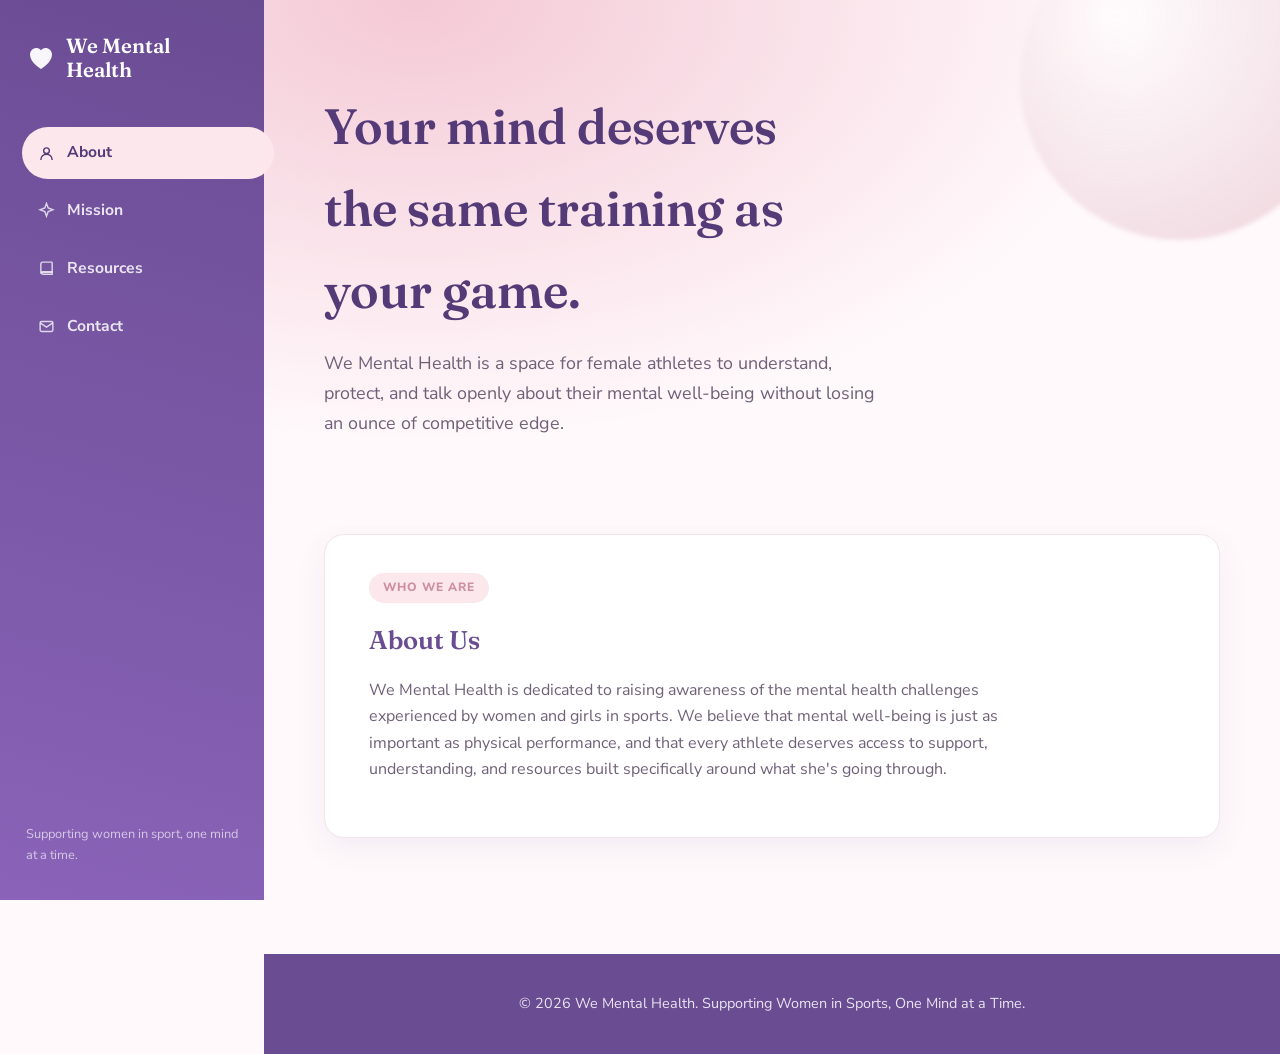
<file: my-site/index.html>
<!DOCTYPE html>
<html lang="en">
<head>
<meta charset="UTF-8">
<meta name="viewport" content="width=device-width, initial-scale=1.0">
<title>We Mental Health</title>
<link rel="preconnect" href="https://fonts.googleapis.com">
<link rel="preconnect" href="https://fonts.gstatic.com" crossorigin>
<link href="https://fonts.googleapis.com/css2?family=Fraunces:opsz,wght@9..144,500;9..144,600&family=Nunito+Sans:wght@400;600;700;800&display=swap" rel="stylesheet">
<style>
  :root{
    --plum: #6a4c93;
    --plum-deep: #543b78;
    --plum-light: #8a63b8;
    --blush: #f4c9d6;
    --blush-soft: #fbe7ec;
    --rose-gold: #cf8fa3;
    --cream: #fff9fb;
    --ink: #3a2f42;
    --ink-soft: #6e6178;
    --sidebar-w: 264px;
  }

  * { box-sizing: border-box; }

  body{
    margin: 0;
    font-family: 'Nunito Sans', sans-serif;
    background: var(--cream);
    color: var(--ink);
    line-height: 1.65;
  }

  h1, h2, h3 { font-family: 'Fraunces', serif; font-weight: 600; }

  /* ---------- Sidebar ---------- */
  .sidebar{
    position: fixed;
    top: 0; left: 0;
    width: var(--sidebar-w);
    height: 100vh;
    background: linear-gradient(195deg, var(--plum) 0%, var(--plum-light) 100%);
    color: white;
    display: flex;
    flex-direction: column;
    padding: 34px 22px;
    z-index: 100;
  }

  .brand{
    display: flex;
    align-items: center;
    gap: 10px;
    margin-bottom: 46px;
    padding-left: 4px;
  }

  .brand svg{ flex-shrink: 0; }

  .brand span{
    font-family: 'Fraunces', serif;
    font-size: 1.28rem;
    font-weight: 600;
    line-height: 1.15;
  }

  .tabs{
    list-style: none;
    margin: 0; padding: 0;
    display: flex;
    flex-direction: column;
    gap: 6px;
  }

  .tabs button{
    all: unset;
    display: flex;
    align-items: center;
    gap: 12px;
    width: 100%;
    padding: 13px 16px;
    border-radius: 30px;
    font-size: 0.98rem;
    font-weight: 700;
    color: rgba(255,255,255,0.85);
    cursor: pointer;
    transition: background 0.2s ease, color 0.2s ease;
  }

  .tabs button svg{ opacity: 0.9; flex-shrink: 0; }

  .tabs button:hover{
    background: rgba(255,255,255,0.12);
    color: white;
  }

  .tabs button.active{
    background: var(--blush-soft);
    color: var(--plum-deep);
  }

  .tabs button.active svg{ opacity: 1; }

  .sidebar-footer{
    margin-top: auto;
    padding-left: 4px;
    font-size: 0.8rem;
    color: rgba(255,255,255,0.65);
  }

  .sidebar-footer a{
    color: white;
    text-decoration: none;
    border-bottom: 1px solid rgba(255,255,255,0.4);
  }

  /* Mobile top bar */
  .mobile-bar{ display: none; }

  /* ---------- Main content ---------- */
  main{
    margin-left: var(--sidebar-w);
    min-height: 100vh;
  }

  .hero{
    position: relative;
    overflow: hidden;
    background: radial-gradient(120% 140% at 15% 0%, var(--blush) 0%, var(--cream) 60%);
    padding: 86px 60px 70px;
  }

  .hero .blob{
    position: absolute;
    top: -80px; right: -60px;
    width: 320px; height: 320px;
    border-radius: 50%;
    background: radial-gradient(circle at 30% 30%, rgba(255,255,255,0.55), rgba(207,143,163,0.35));
    filter: blur(2px);
  }

  .hero h1{
    position: relative;
    font-size: clamp(2.2rem, 4vw, 3.1rem);
    color: var(--plum-deep);
    margin: 0 0 16px;
    max-width: 14ch;
  }

  .hero p{
    position: relative;
    max-width: 52ch;
    font-size: 1.12rem;
    color: var(--ink-soft);
  }

  .panels{ padding: 8px 60px 90px; }

  .panel{ display: none; animation: fade 0.35s ease; }
  .panel.active{ display: block; }

  @keyframes fade{
    from{ opacity: 0; transform: translateY(6px); }
    to{ opacity: 1; transform: translateY(0); }
  }

  .card{
    background: white;
    border-radius: 20px;
    padding: 38px clamp(24px, 4vw, 44px);
    margin-bottom: 26px;
    box-shadow: 0 10px 30px rgba(106, 76, 147, 0.08);
    border: 1px solid #f1e4ea;
  }

  .card h2{
    color: var(--plum);
    font-size: 1.6rem;
    margin: 0 0 16px;
  }

  .card p{ color: var(--ink-soft); max-width: 68ch; }

  .accent-tag{
    display: inline-block;
    background: var(--blush-soft);
    color: var(--rose-gold);
    font-size: 0.75rem;
    font-weight: 800;
    letter-spacing: 0.08em;
    text-transform: uppercase;
    padding: 5px 14px;
    border-radius: 20px;
    margin-bottom: 16px;
  }

  .resource-list{
    list-style: none;
    margin: 10px 0 0;
    padding: 0;
    display: grid;
    grid-template-columns: repeat(auto-fill, minmax(240px, 1fr));
    gap: 14px;
  }

  .resource-list a{
    display: flex;
    align-items: center;
    gap: 12px;
    text-decoration: none;
    color: var(--ink);
    background: var(--blush-soft);
    border-radius: 14px;
    padding: 16px 18px;
    font-weight: 700;
    font-size: 0.96rem;
    transition: transform 0.18s ease, background 0.18s ease;
  }

  .resource-list a:hover{
    background: var(--blush);
    transform: translateY(-2px);
  }

  .resource-list .dot{
    width: 9px; height: 9px;
    border-radius: 50%;
    background: var(--rose-gold);
    flex-shrink: 0;
  }

  .button{
    display: inline-block;
    margin-top: 22px;
    background: var(--plum);
    color: white;
    padding: 13px 28px;
    text-decoration: none;
    border-radius: 30px;
    font-weight: 700;
    box-shadow: 0 8px 20px rgba(106,76,147,0.28);
    transition: background 0.2s ease, transform 0.2s ease;
  }

  .button:hover{ background: var(--plum-deep); transform: translateY(-1px); }

  .contact-email{
    display: inline-block;
    margin-top: 6px;
    font-weight: 700;
    color: var(--plum);
  }

  footer{
    background: var(--plum);
    color: rgba(255,255,255,0.85);
    text-align: center;
    padding: 24px;
    font-size: 0.9rem;
  }

  /* ---------- Responsive ---------- */
  @media (max-width: 880px){
    .sidebar{
      position: static;
      width: 100%;
      height: auto;
      flex-direction: row;
      align-items: center;
      padding: 16px 18px;
      gap: 18px;
      overflow-x: auto;
    }
    .brand{ margin-bottom: 0; }
    .brand span{ font-size: 1.05rem; }
    .tabs{ flex-direction: row; gap: 6px; }
    .tabs button{ padding: 10px 14px; white-space: nowrap; }
    .sidebar-footer{ display: none; }
    main{ margin-left: 0; }
    .hero{ padding: 48px 24px 40px; }
    .panels{ padding: 8px 20px 60px; }
  }
</style>
</head>
<body>

<div class="sidebar">
  <div class="brand">
    <svg width="30" height="30" viewBox="0 0 30 30" fill="none">
      <path d="M15 26C15 26 4 19.5 4 11.8C4 7.7 7.2 5 10.6 5C12.6 5 14.3 6 15 7.6C15.7 6 17.4 5 19.4 5C22.8 5 26 7.7 26 11.8C26 19.5 15 26 15 26Z" fill="white" fill-opacity="0.95"/>
    </svg>
    <span>We Mental<br>Health</span>
  </div>

  <ul class="tabs">
    <li><button type="button" class="tab-btn active" data-tab="about">
      <svg width="17" height="17" viewBox="0 0 24 24" fill="none" stroke="currentColor" stroke-width="2"><circle cx="12" cy="8" r="4"/><path d="M4 21c0-4.4 3.6-8 8-8s8 3.6 8 8"/></svg>
      About
    </button></li>
    <li><button type="button" class="tab-btn" data-tab="mission">
      <svg width="17" height="17" viewBox="0 0 24 24" fill="none" stroke="currentColor" stroke-width="2"><path d="M12 2l2.4 6.5L21 11l-6.6 2.5L12 20l-2.4-6.5L3 11l6.6-2.5z"/></svg>
      Mission
    </button></li>
    <li><button type="button" class="tab-btn" data-tab="resources">
      <svg width="17" height="17" viewBox="0 0 24 24" fill="none" stroke="currentColor" stroke-width="2"><path d="M4 19.5A2.5 2.5 0 0 1 6.5 17H20V4a1 1 0 0 0-1-1H6.5A2.5 2.5 0 0 0 4 5.5v14z"/><path d="M6.5 17H20v3H6.5a1.5 1.5 0 0 1 0-3z"/></svg>
      Resources
    </button></li>
    <li><button type="button" class="tab-btn" data-tab="contact">
      <svg width="17" height="17" viewBox="0 0 24 24" fill="none" stroke="currentColor" stroke-width="2"><rect x="3" y="5" width="18" height="14" rx="2"/><path d="M3 7l9 6 9-6"/></svg>
      Contact
    </button></li>
  </ul>

  <div class="sidebar-footer">
    Supporting women in sport, one mind at a time.
  </div>
</div>

<main>

  <div class="hero">
    <div class="blob"></div>
    <h1>Your mind deserves the same training as your game.</h1>
    <p>
      We Mental Health is a space for female athletes to understand, protect, and talk
      openly about their mental well-being without losing an ounce of competitive edge.
    </p>
  </div>

  <div class="panels">

    <section class="panel active" id="panel-about">
      <div class="card">
        <span class="accent-tag">Who we are</span>
        <h2>About Us</h2>
        <p>
          We Mental Health is dedicated to raising awareness of the mental health
          challenges experienced by women and girls in sports. We believe that mental
          well-being is just as important as physical performance, and that every
          athlete deserves access to support, understanding, and resources built
          specifically around what she's going through.
        </p>
      </div>
    </section>

    <section class="panel" id="panel-mission">
      <div class="card">
        <span class="accent-tag">What drives us</span>
        <h2>Our Mission</h2>
        <p>
          Our mission is to create a safe and inclusive space where female athletes,
          coaches, and supporters can learn, connect, and advocate for better mental
          health in sport. Together, we can break the stigma and promote healthy,
          balanced athletic careers, on and off the field.
        </p>
      </div>
    </section>

    <section class="panel" id="panel-resources">
      <div class="card">
        <span class="accent-tag">Explore</span>
        <h2>Resources</h2>
        <p>Practical reads and tools, built specifically for the pressures women in sport actually face.</p>
        <ul class="resource-list">
          <li><a href="articles.html"><span class="dot"></span>Mental Wellness Articles</a></li>
          <li><a href="stress.html"><span class="dot"></span>Stress and Anxiety Management Tips</a></li>
          <li><a href="stories.html"><span class="dot"></span>Stories from Female Athletes</a></li>
          <li><a href="selfcare.html"><span class="dot"></span>Self-Care and Mindfulness Practices</a></li>
          <li><a href="community.html"><span class="dot"></span>Community Support and Awareness Campaigns</a></li>
        </ul>
        <button type="button" class="button" onclick="showTab('contact')">Join Our Community</button>
      </div>
    </section>

    <section class="panel" id="panel-contact">
      <div class="card">
        <span class="accent-tag">Let's talk</span>
        <h2>Contact Us</h2>
        <p>
          We'd love to hear from athletes, coaches, researchers, and supporters who
          share our vision of improving mental health in women's sports.
        </p>
        <a class="contact-email" href="mailto:wementalhealth1@gmail.com">wementalhealth1@gmail.com</a>
      </div>
    </section>

  </div>

  <footer>
    <p>&copy; 2026 We Mental Health. Supporting Women in Sports, One Mind at a Time.</p>
  </footer>

</main>

<script>
  function showTab(name){
    document.querySelectorAll('.panel').forEach(function(p){
      p.classList.toggle('active', p.id === 'panel-' + name);
    });
    document.querySelectorAll('.tab-btn').forEach(function(b){
      b.classList.toggle('active', b.dataset.tab === name);
    });
    history.replaceState(null, '', '#' + name);
  }

  document.querySelectorAll('.tab-btn').forEach(function(btn){
    btn.addEventListener('click', function(){ showTab(btn.dataset.tab); });
  });

  // support deep-linking, e.g. index.html#resources
  var initial = window.location.hash.replace('#','');
  if (['about','mission','resources','contact'].indexOf(initial) !== -1){
    showTab(initial);
  }
</script>

</body>
</html>
</file>
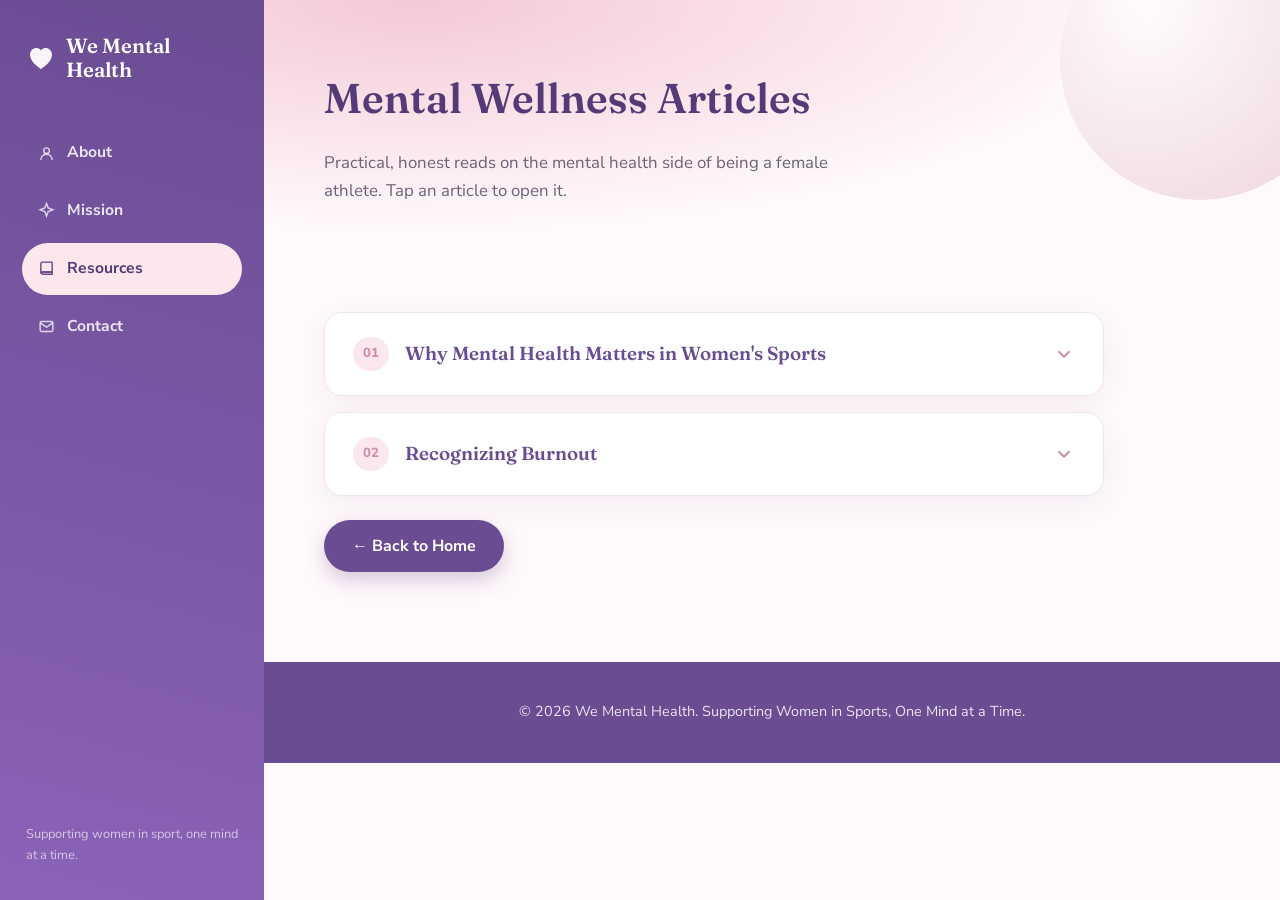
<file: my-site/articles.html>
<!DOCTYPE html>
<html lang="en">
<head>
<meta charset="UTF-8">
<meta name="viewport" content="width=device-width, initial-scale=1.0">
<title>Mental Wellness Articles | We Mental Health</title>
<link rel="preconnect" href="https://fonts.googleapis.com">
<link rel="preconnect" href="https://fonts.gstatic.com" crossorigin>
<link href="https://fonts.googleapis.com/css2?family=Fraunces:opsz,wght@9..144,500;9..144,600&family=Nunito+Sans:wght@400;600;700;800&display=swap" rel="stylesheet">
<style>
  :root{
    --plum: #6a4c93;
    --plum-deep: #543b78;
    --plum-light: #8a63b8;
    --blush: #f4c9d6;
    --blush-soft: #fbe7ec;
    --rose-gold: #cf8fa3;
    --cream: #fff9fb;
    --ink: #3a2f42;
    --ink-soft: #6e6178;
    --sidebar-w: 264px;
  }
  * { box-sizing: border-box; }
  body{
    margin: 0;
    font-family: 'Nunito Sans', sans-serif;
    background: var(--cream);
    color: var(--ink);
    line-height: 1.65;
  }
  h1, h2 { font-family: 'Fraunces', serif; font-weight: 600; }

  /* ---------- Sidebar (shared across site) ---------- */
  .sidebar{
    position: fixed;
    top: 0; left: 0;
    width: var(--sidebar-w);
    height: 100vh;
    background: linear-gradient(195deg, var(--plum) 0%, var(--plum-light) 100%);
    color: white;
    display: flex;
    flex-direction: column;
    padding: 34px 22px;
    z-index: 100;
  }
  .brand{
    display: flex;
    align-items: center;
    gap: 10px;
    margin-bottom: 46px;
    padding-left: 4px;
  }
  .brand span{
    font-family: 'Fraunces', serif;
    font-size: 1.28rem;
    font-weight: 600;
    line-height: 1.15;
  }
  .tabs{
    list-style: none;
    margin: 0; padding: 0;
    display: flex;
    flex-direction: column;
    gap: 6px;
  }
  .tabs a{
    all: unset;
    display: flex;
    align-items: center;
    gap: 12px;
    width: 100%;
    padding: 13px 16px;
    border-radius: 30px;
    font-size: 0.98rem;
    font-weight: 700;
    color: rgba(255,255,255,0.85);
    cursor: pointer;
    transition: background 0.2s ease, color 0.2s ease;
    box-sizing: border-box;
  }
  .tabs a svg{ opacity: 0.9; flex-shrink: 0; }
  .tabs a:hover{ background: rgba(255,255,255,0.12); color: white; }
  .tabs a.active{ background: var(--blush-soft); color: var(--plum-deep); }
  .sidebar-footer{
    margin-top: auto;
    padding-left: 4px;
    font-size: 0.8rem;
    color: rgba(255,255,255,0.65);
  }

  /* ---------- Main ---------- */
  main{ margin-left: var(--sidebar-w); min-height: 100vh; }

  .page-hero{
    position: relative;
    overflow: hidden;
    background: radial-gradient(120% 140% at 15% 0%, var(--blush) 0%, var(--cream) 60%);
    padding: 64px 60px 50px;
  }
  .page-hero .blob{
    position: absolute;
    top: -80px; right: -60px;
    width: 280px; height: 280px;
    border-radius: 50%;
    background: radial-gradient(circle at 30% 30%, rgba(255,255,255,0.55), rgba(207,143,163,0.35));
  }
  .page-hero h1{
    position: relative;
    font-size: clamp(1.9rem, 3.4vw, 2.6rem);
    color: var(--plum-deep);
    margin: 0 0 12px;
    max-width: 18ch;
  }
  .page-hero p{
    position: relative;
    max-width: 56ch;
    font-size: 1.05rem;
    color: var(--ink-soft);
  }

  .content{ padding: 40px 60px 90px; max-width: 900px; }

  /* ---------- Accordion ---------- */
  .accordion-item{
    background: white;
    border-radius: 18px;
    margin-bottom: 16px;
    box-shadow: 0 8px 24px rgba(106,76,147,0.07);
    border: 1px solid #f1e4ea;
    overflow: hidden;
  }
  .accordion-header{
    all: unset;
    display: flex;
    align-items: center;
    gap: 16px;
    width: 100%;
    padding: 24px 28px;
    cursor: pointer;
    box-sizing: border-box;
  }
  .accordion-header .num{
    display: inline-flex;
    align-items: center;
    justify-content: center;
    min-width: 34px;
    height: 34px;
    padding: 0 10px;
    background: var(--blush-soft);
    color: var(--rose-gold);
    font-weight: 800;
    font-size: 0.82rem;
    border-radius: 20px;
    flex-shrink: 0;
  }
  .accordion-header .title{
    flex: 1;
    font-family: 'Fraunces', serif;
    font-weight: 600;
    font-size: 1.18rem;
    color: var(--plum);
  }
  .accordion-header .chevron{
    flex-shrink: 0;
    width: 22px; height: 22px;
    color: var(--rose-gold);
    transition: transform 0.25s ease;
  }
  .accordion-item.open .chevron{ transform: rotate(180deg); }

  .accordion-panel{
    max-height: 0;
    overflow: hidden;
    transition: max-height 0.32s ease;
  }
  .accordion-panel-inner{
    padding: 0 28px 26px 78px;
  }
  .accordion-panel-inner p{ color: var(--ink-soft); max-width: 66ch; }

  .button{
    display: inline-block;
    margin-top: 8px;
    background: var(--plum);
    color: white;
    padding: 13px 28px;
    text-decoration: none;
    border-radius: 30px;
    font-weight: 700;
    box-shadow: 0 8px 20px rgba(106,76,147,0.28);
    transition: background 0.2s ease, transform 0.2s ease;
  }
  .button:hover{ background: var(--plum-deep); transform: translateY(-1px); }

  footer{
    background: var(--plum);
    color: rgba(255,255,255,0.85);
    text-align: center;
    padding: 24px;
    font-size: 0.9rem;
  }

  @media (max-width: 880px){
    .sidebar{
      position: static; width: 100%; height: auto;
      flex-direction: row; align-items: center;
      padding: 16px 18px; gap: 18px; overflow-x: auto;
    }
    .brand{ margin-bottom: 0; }
    .brand span{ font-size: 1.05rem; }
    .tabs{ flex-direction: row; gap: 6px; }
    .tabs a{ padding: 10px 14px; white-space: nowrap; }
    .sidebar-footer{ display: none; }
    main{ margin-left: 0; }
    .page-hero{ padding: 40px 22px 32px; }
    .content{ padding: 30px 22px 70px; }
    .accordion-panel-inner{ padding-left: 28px; }
  }
</style>
</head>
<body>

<div class="sidebar">
  <div class="brand">
    <svg width="30" height="30" viewBox="0 0 30 30" fill="none">
      <path d="M15 26C15 26 4 19.5 4 11.8C4 7.7 7.2 5 10.6 5C12.6 5 14.3 6 15 7.6C15.7 6 17.4 5 19.4 5C22.8 5 26 7.7 26 11.8C26 19.5 15 26 15 26Z" fill="white" fill-opacity="0.95"/>
    </svg>
    <span>We Mental<br>Health</span>
  </div>
  <ul class="tabs">
    <li><a href="index.html#about"><svg width="17" height="17" viewBox="0 0 24 24" fill="none" stroke="currentColor" stroke-width="2"><circle cx="12" cy="8" r="4"/><path d="M4 21c0-4.4 3.6-8 8-8s8 3.6 8 8"/></svg>About</a></li>
    <li><a href="index.html#mission"><svg width="17" height="17" viewBox="0 0 24 24" fill="none" stroke="currentColor" stroke-width="2"><path d="M12 2l2.4 6.5L21 11l-6.6 2.5L12 20l-2.4-6.5L3 11l6.6-2.5z"/></svg>Mission</a></li>
    <li><a href="index.html#resources" class="active"><svg width="17" height="17" viewBox="0 0 24 24" fill="none" stroke="currentColor" stroke-width="2"><path d="M4 19.5A2.5 2.5 0 0 1 6.5 17H20V4a1 1 0 0 0-1-1H6.5A2.5 2.5 0 0 0 4 5.5v14z"/><path d="M6.5 17H20v3H6.5a1.5 1.5 0 0 1 0-3z"/></svg>Resources</a></li>
    <li><a href="index.html#contact"><svg width="17" height="17" viewBox="0 0 24 24" fill="none" stroke="currentColor" stroke-width="2"><rect x="3" y="5" width="18" height="14" rx="2"/><path d="M3 7l9 6 9-6"/></svg>Contact</a></li>
  </ul>
  <div class="sidebar-footer">Supporting women in sport, one mind at a time.</div>
</div>

<main>
  <div class="page-hero">
    <div class="blob"></div>
    <h1>Mental Wellness Articles</h1>
    <p>Practical, honest reads on the mental health side of being a female athlete. Tap an article to open it.</p>
  </div>

  <div class="content">

    <div class="accordion-item">
      <button class="accordion-header" type="button">
        <span class="num">01</span>
        <span class="title">Why Mental Health Matters in Women's Sports</span>
        <svg class="chevron" viewBox="0 0 24 24" fill="none" stroke="currentColor" stroke-width="2.2"><path d="M6 9l6 6 6-6"/></svg>
      </button>
      <div class="accordion-panel">
        <div class="accordion-panel-inner">
          <p>
            Mental health is just as important as physical health. Female athletes often face
            pressure from competition, academics, family expectations, and social media.
            Recognizing these challenges is the first step toward building resilience.
          </p>
        </div>
      </div>
    </div>

    <div class="accordion-item">
      <button class="accordion-header" type="button">
        <span class="num">02</span>
        <span class="title">Recognizing Burnout</span>
        <svg class="chevron" viewBox="0 0 24 24" fill="none" stroke="currentColor" stroke-width="2.2"><path d="M6 9l6 6 6-6"/></svg>
      </button>
      <div class="accordion-panel">
        <div class="accordion-panel-inner">
          <p>
            Burnout can include constant fatigue, loss of motivation, poor performance,
            and emotional exhaustion. Early support can prevent long-term issues.
          </p>
        </div>
      </div>
    </div>

    <a href="index.html" class="button">← Back to Home</a>
  </div>

  <footer>
    <p>&copy; 2026 We Mental Health. Supporting Women in Sports, One Mind at a Time.</p>
  </footer>
</main>

<script>
  document.querySelectorAll('.accordion-header').forEach(function(btn){
    btn.addEventListener('click', function(){
      var item = btn.closest('.accordion-item');
      var panel = item.querySelector('.accordion-panel');
      var isOpen = item.classList.contains('open');
      if (isOpen){
        panel.style.maxHeight = null;
        item.classList.remove('open');
      } else {
        item.classList.add('open');
        panel.style.maxHeight = panel.scrollHeight + 'px';
      }
    });
  });
</script>

</body>
</html>
</file>
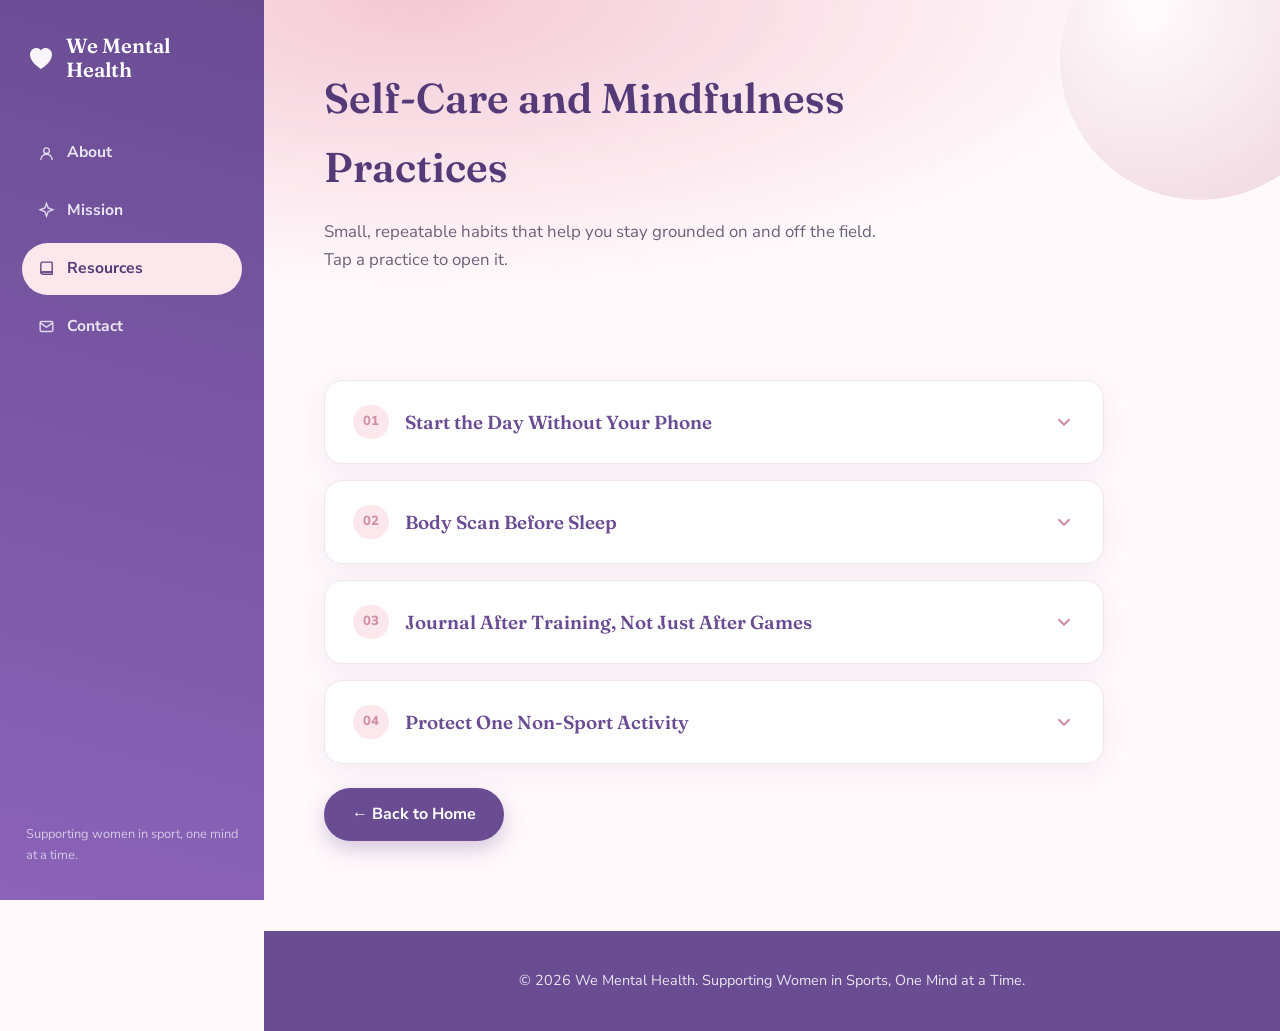
<file: my-site/selfcare.html>
<!DOCTYPE html>
<html lang="en">
<head>
<meta charset="UTF-8">
<meta name="viewport" content="width=device-width, initial-scale=1.0">
<title>Self-Care and Mindfulness Practices | We Mental Health</title>
<link rel="preconnect" href="https://fonts.googleapis.com">
<link rel="preconnect" href="https://fonts.gstatic.com" crossorigin>
<link href="https://fonts.googleapis.com/css2?family=Fraunces:opsz,wght@9..144,500;9..144,600&family=Nunito+Sans:wght@400;600;700;800&display=swap" rel="stylesheet">
<style>
  :root{
    --plum: #6a4c93;
    --plum-deep: #543b78;
    --plum-light: #8a63b8;
    --blush: #f4c9d6;
    --blush-soft: #fbe7ec;
    --rose-gold: #cf8fa3;
    --cream: #fff9fb;
    --ink: #3a2f42;
    --ink-soft: #6e6178;
    --sidebar-w: 264px;
  }
  * { box-sizing: border-box; }
  body{
    margin: 0;
    font-family: 'Nunito Sans', sans-serif;
    background: var(--cream);
    color: var(--ink);
    line-height: 1.65;
  }
  h1, h2 { font-family: 'Fraunces', serif; font-weight: 600; }

  .sidebar{
    position: fixed; top: 0; left: 0;
    width: var(--sidebar-w); height: 100vh;
    background: linear-gradient(195deg, var(--plum) 0%, var(--plum-light) 100%);
    color: white;
    display: flex; flex-direction: column;
    padding: 34px 22px; z-index: 100;
  }
  .brand{ display: flex; align-items: center; gap: 10px; margin-bottom: 46px; padding-left: 4px; }
  .brand span{ font-family: 'Fraunces', serif; font-size: 1.28rem; font-weight: 600; line-height: 1.15; }
  .tabs{ list-style: none; margin: 0; padding: 0; display: flex; flex-direction: column; gap: 6px; }
  .tabs a{
    all: unset; display: flex; align-items: center; gap: 12px;
    width: 100%; padding: 13px 16px; border-radius: 30px;
    font-size: 0.98rem; font-weight: 700; color: rgba(255,255,255,0.85);
    cursor: pointer; transition: background 0.2s ease, color 0.2s ease; box-sizing: border-box;
  }
  .tabs a svg{ opacity: 0.9; flex-shrink: 0; }
  .tabs a:hover{ background: rgba(255,255,255,0.12); color: white; }
  .tabs a.active{ background: var(--blush-soft); color: var(--plum-deep); }
  .sidebar-footer{ margin-top: auto; padding-left: 4px; font-size: 0.8rem; color: rgba(255,255,255,0.65); }

  main{ margin-left: var(--sidebar-w); min-height: 100vh; }

  .page-hero{
    position: relative; overflow: hidden;
    background: radial-gradient(120% 140% at 15% 0%, var(--blush) 0%, var(--cream) 60%);
    padding: 64px 60px 50px;
  }
  .page-hero .blob{
    position: absolute; top: -80px; right: -60px; width: 280px; height: 280px;
    border-radius: 50%;
    background: radial-gradient(circle at 30% 30%, rgba(255,255,255,0.55), rgba(207,143,163,0.35));
  }
  .page-hero h1{ position: relative; font-size: clamp(1.9rem, 3.4vw, 2.6rem); color: var(--plum-deep); margin: 0 0 12px; max-width: 20ch; }
  .page-hero p{ position: relative; max-width: 56ch; font-size: 1.05rem; color: var(--ink-soft); }

  .content{ padding: 40px 60px 90px; max-width: 900px; }

  .accordion-item{
    background: white; border-radius: 18px; margin-bottom: 16px;
    box-shadow: 0 8px 24px rgba(106,76,147,0.07); border: 1px solid #f1e4ea; overflow: hidden;
  }
  .accordion-header{
    all: unset; display: flex; align-items: center; gap: 16px;
    width: 100%; padding: 24px 28px; cursor: pointer; box-sizing: border-box;
  }
  .accordion-header .num{
    display: inline-flex; align-items: center; justify-content: center;
    min-width: 34px; height: 34px; padding: 0 10px;
    background: var(--blush-soft); color: var(--rose-gold);
    font-weight: 800; font-size: 0.82rem; border-radius: 20px; flex-shrink: 0;
  }
  .accordion-header .title{ flex: 1; font-family: 'Fraunces', serif; font-weight: 600; font-size: 1.18rem; color: var(--plum); }
  .accordion-header .chevron{ flex-shrink: 0; width: 22px; height: 22px; color: var(--rose-gold); transition: transform 0.25s ease; }
  .accordion-item.open .chevron{ transform: rotate(180deg); }

  .accordion-panel{ max-height: 0; overflow: hidden; transition: max-height 0.32s ease; }
  .accordion-panel-inner{ padding: 0 28px 26px 78px; }
  .accordion-panel-inner p{ color: var(--ink-soft); max-width: 66ch; }
  .accordion-panel-inner ul{ margin-top: 12px; padding-left: 20px; color: var(--ink-soft); max-width: 62ch; }
  .accordion-panel-inner li{ margin-bottom: 8px; }

  .button{
    display: inline-block; margin-top: 8px; background: var(--plum); color: white;
    padding: 13px 28px; text-decoration: none; border-radius: 30px; font-weight: 700;
    box-shadow: 0 8px 20px rgba(106,76,147,0.28); transition: background 0.2s ease, transform 0.2s ease;
  }
  .button:hover{ background: var(--plum-deep); transform: translateY(-1px); }

  footer{ background: var(--plum); color: rgba(255,255,255,0.85); text-align: center; padding: 24px; font-size: 0.9rem; }

  @media (max-width: 880px){
    .sidebar{ position: static; width: 100%; height: auto; flex-direction: row; align-items: center; padding: 16px 18px; gap: 18px; overflow-x: auto; }
    .brand{ margin-bottom: 0; }
    .brand span{ font-size: 1.05rem; }
    .tabs{ flex-direction: row; gap: 6px; }
    .tabs a{ padding: 10px 14px; white-space: nowrap; }
    .sidebar-footer{ display: none; }
    main{ margin-left: 0; }
    .page-hero{ padding: 40px 22px 32px; }
    .content{ padding: 30px 22px 70px; }
    .accordion-panel-inner{ padding-left: 28px; }
  }
</style>
</head>
<body>

<div class="sidebar">
  <div class="brand">
    <svg width="30" height="30" viewBox="0 0 30 30" fill="none">
      <path d="M15 26C15 26 4 19.5 4 11.8C4 7.7 7.2 5 10.6 5C12.6 5 14.3 6 15 7.6C15.7 6 17.4 5 19.4 5C22.8 5 26 7.7 26 11.8C26 19.5 15 26 15 26Z" fill="white" fill-opacity="0.95"/>
    </svg>
    <span>We Mental<br>Health</span>
  </div>
  <ul class="tabs">
    <li><a href="index.html#about"><svg width="17" height="17" viewBox="0 0 24 24" fill="none" stroke="currentColor" stroke-width="2"><circle cx="12" cy="8" r="4"/><path d="M4 21c0-4.4 3.6-8 8-8s8 3.6 8 8"/></svg>About</a></li>
    <li><a href="index.html#mission"><svg width="17" height="17" viewBox="0 0 24 24" fill="none" stroke="currentColor" stroke-width="2"><path d="M12 2l2.4 6.5L21 11l-6.6 2.5L12 20l-2.4-6.5L3 11l6.6-2.5z"/></svg>Mission</a></li>
    <li><a href="index.html#resources" class="active"><svg width="17" height="17" viewBox="0 0 24 24" fill="none" stroke="currentColor" stroke-width="2"><path d="M4 19.5A2.5 2.5 0 0 1 6.5 17H20V4a1 1 0 0 0-1-1H6.5A2.5 2.5 0 0 0 4 5.5v14z"/><path d="M6.5 17H20v3H6.5a1.5 1.5 0 0 1 0-3z"/></svg>Resources</a></li>
    <li><a href="index.html#contact"><svg width="17" height="17" viewBox="0 0 24 24" fill="none" stroke="currentColor" stroke-width="2"><rect x="3" y="5" width="18" height="14" rx="2"/><path d="M3 7l9 6 9-6"/></svg>Contact</a></li>
  </ul>
  <div class="sidebar-footer">Supporting women in sport, one mind at a time.</div>
</div>

<main>
  <div class="page-hero">
    <div class="blob"></div>
    <h1>Self-Care and Mindfulness Practices</h1>
    <p>Small, repeatable habits that help you stay grounded on and off the field. Tap a practice to open it.</p>
  </div>

  <div class="content">

    <div class="accordion-item">
      <button class="accordion-header" type="button">
        <span class="num">01</span>
        <span class="title">Start the Day Without Your Phone</span>
        <svg class="chevron" viewBox="0 0 24 24" fill="none" stroke="currentColor" stroke-width="2.2"><path d="M6 9l6 6 6-6"/></svg>
      </button>
      <div class="accordion-panel">
        <div class="accordion-panel-inner">
          <p>The first few minutes after waking set the tone for how your nervous system runs the rest of the day.</p>
          <ul>
            <li>Wait at least 15 minutes after waking before checking messages or social media</li>
            <li>Use that time to stretch, hydrate, or simply sit in silence</li>
            <li>Notice how differently the morning feels compared to reaching for your phone first</li>
          </ul>
        </div>
      </div>
    </div>

    <div class="accordion-item">
      <button class="accordion-header" type="button">
        <span class="num">02</span>
        <span class="title">Body Scan Before Sleep</span>
        <svg class="chevron" viewBox="0 0 24 24" fill="none" stroke="currentColor" stroke-width="2.2"><path d="M6 9l6 6 6-6"/></svg>
      </button>
      <div class="accordion-panel">
        <div class="accordion-panel-inner">
          <p>Athletes carry physical tension that's easy to ignore during the day but shows up at night as restlessness.</p>
          <ul>
            <li>Lie down and slowly bring attention from your feet up to your head</li>
            <li>Notice tight spots without trying to fix them, just observe</li>
            <li>Pair with slow breathing for 5 minutes before sleep</li>
          </ul>
        </div>
      </div>
    </div>

    <div class="accordion-item">
      <button class="accordion-header" type="button">
        <span class="num">03</span>
        <span class="title">Journal After Training, Not Just After Games</span>
        <svg class="chevron" viewBox="0 0 24 24" fill="none" stroke="currentColor" stroke-width="2.2"><path d="M6 9l6 6 6-6"/></svg>
      </button>
      <div class="accordion-panel">
        <div class="accordion-panel-inner">
          <p>Reflection shouldn't only happen after big wins or losses. Regular, low-stakes journaling builds self-awareness over time.</p>
          <ul>
            <li>Write 2–3 sentences after each training session: how you felt, not just what you did</li>
            <li>Track patterns over weeks rather than judging any single entry</li>
            <li>Keep it private and honest, this is for you, not a coach or audience</li>
          </ul>
        </div>
      </div>
    </div>

    <div class="accordion-item">
      <button class="accordion-header" type="button">
        <span class="num">04</span>
        <span class="title">Protect One Non-Sport Activity</span>
        <svg class="chevron" viewBox="0 0 24 24" fill="none" stroke="currentColor" stroke-width="2.2"><path d="M6 9l6 6 6-6"/></svg>
      </button>
      <div class="accordion-panel">
        <div class="accordion-panel-inner">
          <p>Identity that's built entirely around performance is fragile. A hobby, friendship, or interest outside sport gives you somewhere to stand when results wobble.</p>
          <ul>
            <li>Choose one activity each week that has nothing to do with competing or training</li>
            <li>Treat it as non-negotiable, the same way you would a training session</li>
            <li>Let it be something you do for enjoyment alone, not for progress or metrics</li>
          </ul>
        </div>
      </div>
    </div>

    <a href="index.html" class="button">← Back to Home</a>
  </div>

  <footer>
    <p>&copy; 2026 We Mental Health. Supporting Women in Sports, One Mind at a Time.</p>
  </footer>
</main>

<script>
  document.querySelectorAll('.accordion-header').forEach(function(btn){
    btn.addEventListener('click', function(){
      var item = btn.closest('.accordion-item');
      var panel = item.querySelector('.accordion-panel');
      var isOpen = item.classList.contains('open');
      if (isOpen){
        panel.style.maxHeight = null;
        item.classList.remove('open');
      } else {
        item.classList.add('open');
        panel.style.maxHeight = panel.scrollHeight + 'px';
      }
    });
  });
</script>

</body>
</html>
</file>
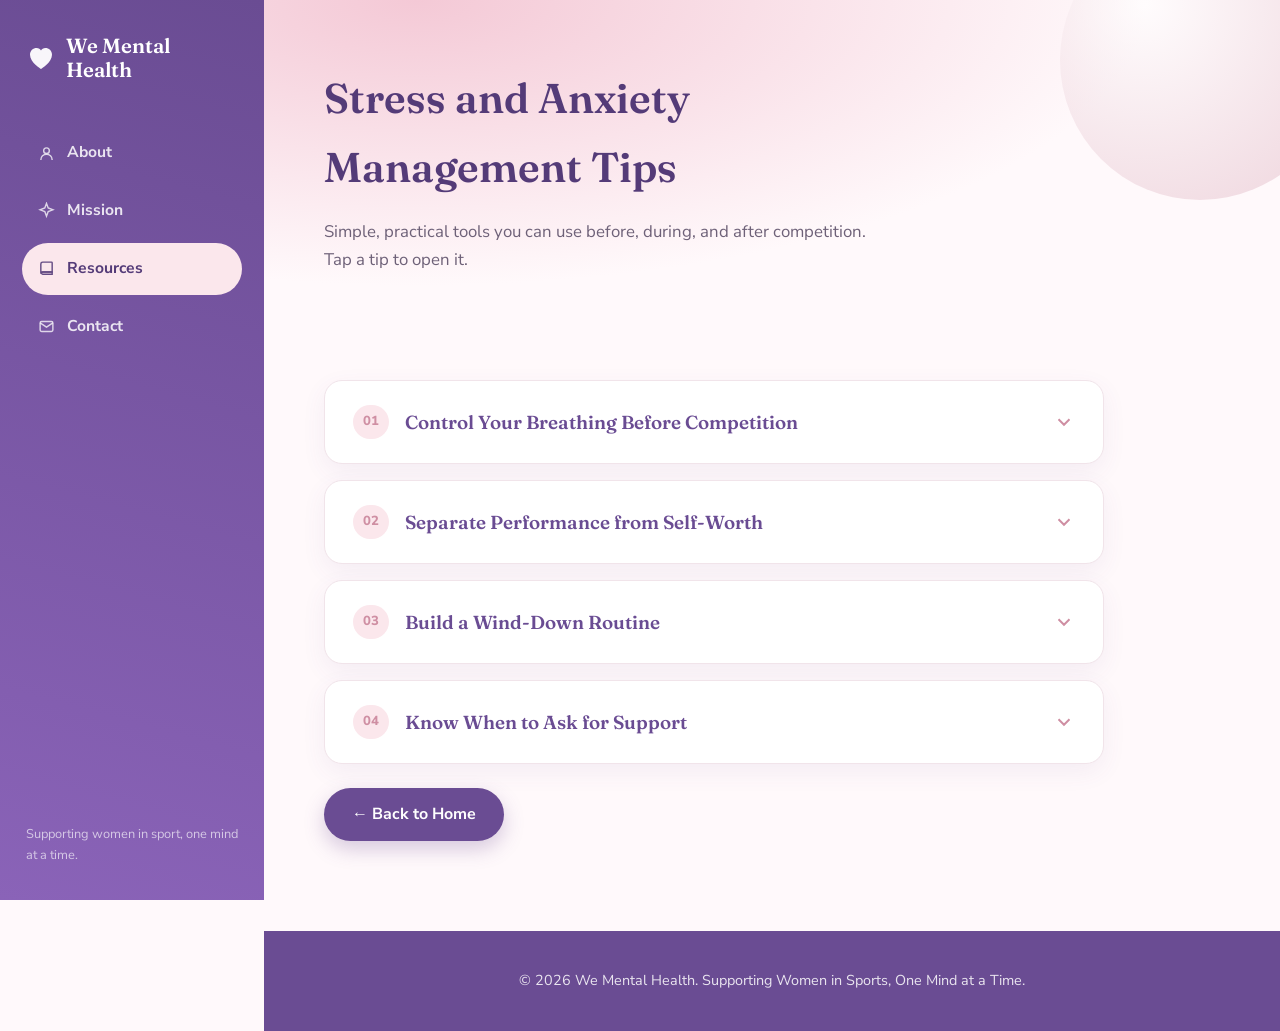
<file: my-site/stress.html>
<!DOCTYPE html>
<html lang="en">
<head>
<meta charset="UTF-8">
<meta name="viewport" content="width=device-width, initial-scale=1.0">
<title>Stress and Anxiety Management Tips | We Mental Health</title>
<link rel="preconnect" href="https://fonts.googleapis.com">
<link rel="preconnect" href="https://fonts.gstatic.com" crossorigin>
<link href="https://fonts.googleapis.com/css2?family=Fraunces:opsz,wght@9..144,500;9..144,600&family=Nunito+Sans:wght@400;600;700;800&display=swap" rel="stylesheet">
<style>
  :root{
    --plum: #6a4c93;
    --plum-deep: #543b78;
    --plum-light: #8a63b8;
    --blush: #f4c9d6;
    --blush-soft: #fbe7ec;
    --rose-gold: #cf8fa3;
    --cream: #fff9fb;
    --ink: #3a2f42;
    --ink-soft: #6e6178;
    --sidebar-w: 264px;
  }
  * { box-sizing: border-box; }
  body{
    margin: 0;
    font-family: 'Nunito Sans', sans-serif;
    background: var(--cream);
    color: var(--ink);
    line-height: 1.65;
  }
  h1, h2 { font-family: 'Fraunces', serif; font-weight: 600; }

  .sidebar{
    position: fixed; top: 0; left: 0;
    width: var(--sidebar-w); height: 100vh;
    background: linear-gradient(195deg, var(--plum) 0%, var(--plum-light) 100%);
    color: white;
    display: flex; flex-direction: column;
    padding: 34px 22px; z-index: 100;
  }
  .brand{ display: flex; align-items: center; gap: 10px; margin-bottom: 46px; padding-left: 4px; }
  .brand span{ font-family: 'Fraunces', serif; font-size: 1.28rem; font-weight: 600; line-height: 1.15; }
  .tabs{ list-style: none; margin: 0; padding: 0; display: flex; flex-direction: column; gap: 6px; }
  .tabs a{
    all: unset; display: flex; align-items: center; gap: 12px;
    width: 100%; padding: 13px 16px; border-radius: 30px;
    font-size: 0.98rem; font-weight: 700; color: rgba(255,255,255,0.85);
    cursor: pointer; transition: background 0.2s ease, color 0.2s ease; box-sizing: border-box;
  }
  .tabs a svg{ opacity: 0.9; flex-shrink: 0; }
  .tabs a:hover{ background: rgba(255,255,255,0.12); color: white; }
  .tabs a.active{ background: var(--blush-soft); color: var(--plum-deep); }
  .sidebar-footer{ margin-top: auto; padding-left: 4px; font-size: 0.8rem; color: rgba(255,255,255,0.65); }

  main{ margin-left: var(--sidebar-w); min-height: 100vh; }

  .page-hero{
    position: relative; overflow: hidden;
    background: radial-gradient(120% 140% at 15% 0%, var(--blush) 0%, var(--cream) 60%);
    padding: 64px 60px 50px;
  }
  .page-hero .blob{
    position: absolute; top: -80px; right: -60px; width: 280px; height: 280px;
    border-radius: 50%;
    background: radial-gradient(circle at 30% 30%, rgba(255,255,255,0.55), rgba(207,143,163,0.35));
  }
  .page-hero h1{ position: relative; font-size: clamp(1.9rem, 3.4vw, 2.6rem); color: var(--plum-deep); margin: 0 0 12px; max-width: 20ch; }
  .page-hero p{ position: relative; max-width: 56ch; font-size: 1.05rem; color: var(--ink-soft); }

  .content{ padding: 40px 60px 90px; max-width: 900px; }

  .accordion-item{
    background: white; border-radius: 18px; margin-bottom: 16px;
    box-shadow: 0 8px 24px rgba(106,76,147,0.07); border: 1px solid #f1e4ea; overflow: hidden;
  }
  .accordion-header{
    all: unset; display: flex; align-items: center; gap: 16px;
    width: 100%; padding: 24px 28px; cursor: pointer; box-sizing: border-box;
  }
  .accordion-header .num{
    display: inline-flex; align-items: center; justify-content: center;
    min-width: 34px; height: 34px; padding: 0 10px;
    background: var(--blush-soft); color: var(--rose-gold);
    font-weight: 800; font-size: 0.82rem; border-radius: 20px; flex-shrink: 0;
  }
  .accordion-header .title{ flex: 1; font-family: 'Fraunces', serif; font-weight: 600; font-size: 1.18rem; color: var(--plum); }
  .accordion-header .chevron{ flex-shrink: 0; width: 22px; height: 22px; color: var(--rose-gold); transition: transform 0.25s ease; }
  .accordion-item.open .chevron{ transform: rotate(180deg); }

  .accordion-panel{ max-height: 0; overflow: hidden; transition: max-height 0.32s ease; }
  .accordion-panel-inner{ padding: 0 28px 26px 78px; }
  .accordion-panel-inner p{ color: var(--ink-soft); max-width: 66ch; }
  .accordion-panel-inner ul{ margin-top: 12px; padding-left: 20px; color: var(--ink-soft); max-width: 62ch; }
  .accordion-panel-inner li{ margin-bottom: 8px; }

  .button{
    display: inline-block; margin-top: 8px; background: var(--plum); color: white;
    padding: 13px 28px; text-decoration: none; border-radius: 30px; font-weight: 700;
    box-shadow: 0 8px 20px rgba(106,76,147,0.28); transition: background 0.2s ease, transform 0.2s ease;
  }
  .button:hover{ background: var(--plum-deep); transform: translateY(-1px); }

  footer{ background: var(--plum); color: rgba(255,255,255,0.85); text-align: center; padding: 24px; font-size: 0.9rem; }

  @media (max-width: 880px){
    .sidebar{ position: static; width: 100%; height: auto; flex-direction: row; align-items: center; padding: 16px 18px; gap: 18px; overflow-x: auto; }
    .brand{ margin-bottom: 0; }
    .brand span{ font-size: 1.05rem; }
    .tabs{ flex-direction: row; gap: 6px; }
    .tabs a{ padding: 10px 14px; white-space: nowrap; }
    .sidebar-footer{ display: none; }
    main{ margin-left: 0; }
    .page-hero{ padding: 40px 22px 32px; }
    .content{ padding: 30px 22px 70px; }
    .accordion-panel-inner{ padding-left: 28px; }
  }
</style>
</head>
<body>

<div class="sidebar">
  <div class="brand">
    <svg width="30" height="30" viewBox="0 0 30 30" fill="none">
      <path d="M15 26C15 26 4 19.5 4 11.8C4 7.7 7.2 5 10.6 5C12.6 5 14.3 6 15 7.6C15.7 6 17.4 5 19.4 5C22.8 5 26 7.7 26 11.8C26 19.5 15 26 15 26Z" fill="white" fill-opacity="0.95"/>
    </svg>
    <span>We Mental<br>Health</span>
  </div>
  <ul class="tabs">
    <li><a href="index.html#about"><svg width="17" height="17" viewBox="0 0 24 24" fill="none" stroke="currentColor" stroke-width="2"><circle cx="12" cy="8" r="4"/><path d="M4 21c0-4.4 3.6-8 8-8s8 3.6 8 8"/></svg>About</a></li>
    <li><a href="index.html#mission"><svg width="17" height="17" viewBox="0 0 24 24" fill="none" stroke="currentColor" stroke-width="2"><path d="M12 2l2.4 6.5L21 11l-6.6 2.5L12 20l-2.4-6.5L3 11l6.6-2.5z"/></svg>Mission</a></li>
    <li><a href="index.html#resources" class="active"><svg width="17" height="17" viewBox="0 0 24 24" fill="none" stroke="currentColor" stroke-width="2"><path d="M4 19.5A2.5 2.5 0 0 1 6.5 17H20V4a1 1 0 0 0-1-1H6.5A2.5 2.5 0 0 0 4 5.5v14z"/><path d="M6.5 17H20v3H6.5a1.5 1.5 0 0 1 0-3z"/></svg>Resources</a></li>
    <li><a href="index.html#contact"><svg width="17" height="17" viewBox="0 0 24 24" fill="none" stroke="currentColor" stroke-width="2"><rect x="3" y="5" width="18" height="14" rx="2"/><path d="M3 7l9 6 9-6"/></svg>Contact</a></li>
  </ul>
  <div class="sidebar-footer">Supporting women in sport, one mind at a time.</div>
</div>

<main>
  <div class="page-hero">
    <div class="blob"></div>
    <h1>Stress and Anxiety Management Tips</h1>
    <p>Simple, practical tools you can use before, during, and after competition. Tap a tip to open it.</p>
  </div>

  <div class="content">

    <div class="accordion-item">
      <button class="accordion-header" type="button">
        <span class="num">01</span>
        <span class="title">Control Your Breathing Before Competition</span>
        <svg class="chevron" viewBox="0 0 24 24" fill="none" stroke="currentColor" stroke-width="2.2"><path d="M6 9l6 6 6-6"/></svg>
      </button>
      <div class="accordion-panel">
        <div class="accordion-panel-inner">
          <p>Pre-game nerves are normal, but they don't have to run the show. Slow, deliberate breathing calms the nervous system fast.</p>
          <ul>
            <li>Inhale for 4 seconds, hold for 4, exhale for 6</li>
            <li>Repeat for 1–2 minutes before you step onto the court or field</li>
            <li>Use it again between points or plays if nerves spike</li>
          </ul>
        </div>
      </div>
    </div>

    <div class="accordion-item">
      <button class="accordion-header" type="button">
        <span class="num">02</span>
        <span class="title">Separate Performance from Self-Worth</span>
        <svg class="chevron" viewBox="0 0 24 24" fill="none" stroke="currentColor" stroke-width="2.2"><path d="M6 9l6 6 6-6"/></svg>
      </button>
      <div class="accordion-panel">
        <div class="accordion-panel-inner">
          <p>A bad match or a missed shot is information about that moment, not a verdict on your value as an athlete or a person.</p>
          <ul>
            <li>After a mistake, name what happened factually, without judgment</li>
            <li>Ask "what's the next useful action?" instead of "what does this say about me?"</li>
            <li>Keep a short list of things you're proud of outside sport, and revisit it often</li>
          </ul>
        </div>
      </div>
    </div>

    <div class="accordion-item">
      <button class="accordion-header" type="button">
        <span class="num">03</span>
        <span class="title">Build a Wind-Down Routine</span>
        <svg class="chevron" viewBox="0 0 24 24" fill="none" stroke="currentColor" stroke-width="2.2"><path d="M6 9l6 6 6-6"/></svg>
      </button>
      <div class="accordion-panel">
        <div class="accordion-panel-inner">
          <p>Anxiety often spikes when the body stays "switched on" long after training or competition ends.</p>
          <ul>
            <li>Set a consistent post-training routine: stretch, shower, eat, then rest</li>
            <li>Limit scrolling social media in the hour after a game, win or lose</li>
            <li>Write down one thing that went well, even on hard days</li>
          </ul>
        </div>
      </div>
    </div>

    <div class="accordion-item">
      <button class="accordion-header" type="button">
        <span class="num">04</span>
        <span class="title">Know When to Ask for Support</span>
        <svg class="chevron" viewBox="0 0 24 24" fill="none" stroke="currentColor" stroke-width="2.2"><path d="M6 9l6 6 6-6"/></svg>
      </button>
      <div class="accordion-panel">
        <div class="accordion-panel-inner">
          <p>Ongoing anxiety that doesn't ease with rest, breathing, or time off deserves more than self-management.</p>
          <ul>
            <li>Talk to a coach, teammate, or family member you trust</li>
            <li>Consider speaking with a sports psychologist or counselor</li>
            <li>Treat asking for help as a training decision, not a personal failure</li>
          </ul>
        </div>
      </div>
    </div>

    <a href="index.html" class="button">← Back to Home</a>
  </div>

  <footer>
    <p>&copy; 2026 We Mental Health. Supporting Women in Sports, One Mind at a Time.</p>
  </footer>
</main>

<script>
  document.querySelectorAll('.accordion-header').forEach(function(btn){
    btn.addEventListener('click', function(){
      var item = btn.closest('.accordion-item');
      var panel = item.querySelector('.accordion-panel');
      var isOpen = item.classList.contains('open');
      if (isOpen){
        panel.style.maxHeight = null;
        item.classList.remove('open');
      } else {
        item.classList.add('open');
        panel.style.maxHeight = panel.scrollHeight + 'px';
      }
    });
  });
</script>

</body>
</html>
</file>
